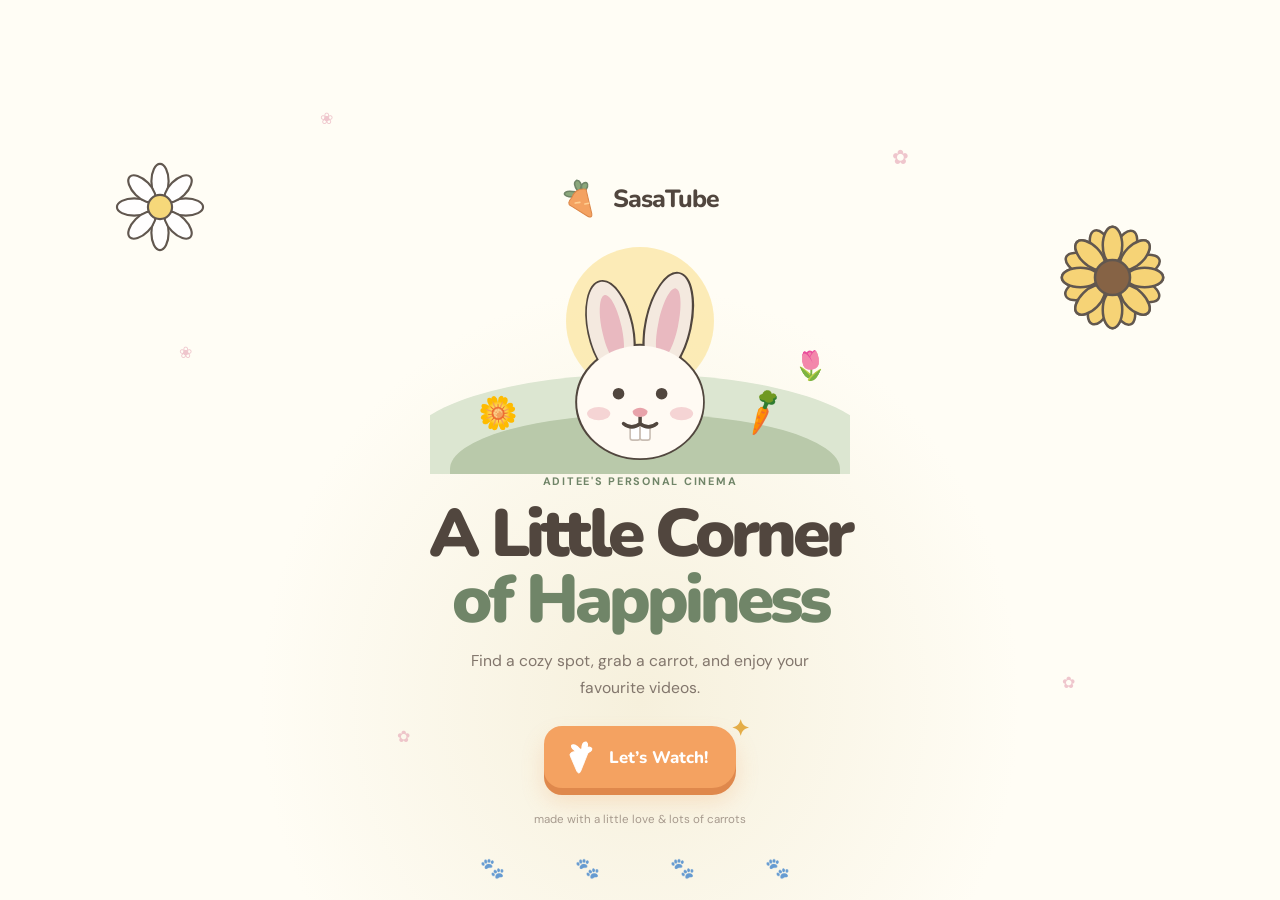
<file: index.html>
<!doctype html>
<html lang="en">

<head>
  <meta charset="utf-8">
  <meta name="viewport" content="width=device-width,initial-scale=1">
  <meta name="theme-color" content="#fffdf5">
  <title>SasaTube — A Little Corner of Happiness</title>
  <link rel="icon" href="assets/rabbit.svg" type="image/svg+xml">
  <link rel="stylesheet" href="css/style.css">
  <link rel="stylesheet" href="css/home.css">
  <script src="js/home.js" defer></script>
</head>

<body class="home-page">
  <main class="welcome">
    <div class="garden-glow"></div>
    <img class="flower flower-one" src="assets/daisy.svg" alt="" aria-hidden="true">
    <img class="flower flower-two" src="assets/sunflower.svg" alt="" aria-hidden="true">
    <div class="petals" aria-hidden="true"><i>✿</i><i>❀</i><i>✿</i><i>❀</i><i>✿</i></div>
    <div class="welcome-content">
      <div class="brand brand-large"><img src="assets/carrot.svg" alt=""><span>SasaTube</span></div>
      <div class="hero-art">
        <div class="sun-disc"></div>
        <div class="hill hill-back"></div>
        <div class="hill hill-front"></div>
        <img class="hero-rabbit" src="assets/rabbit.svg" alt="A little rabbit sitting in a flower garden">
        <span class="hero-carrot">🥕</span><span class="hero-flower">🌼</span><span class="hero-flower second">🌷</span>
      </div>
      <p class="eyebrow">ADITEE'S PERSONAL CINEMA</p>
      <h1>A Little Corner<br><em>of Happiness</em></h1>
      <p class="welcome-copy">Find a cozy spot, grab a carrot, and enjoy your favourite videos.</p>
      <a class="carrot-button" href="watch.html"><img src="assets/carrot.svg" alt=""><span>Let’s Watch!</span><span
          class="button-sparkle">✦</span></a>
      <p class="tiny-note">made with a little love & lots of carrots</p>
    </div>
    <div class="footprints" aria-hidden="true">🐾　　🐾　　🐾　　🐾</div>
  </main>
</body>

</html>
</file>
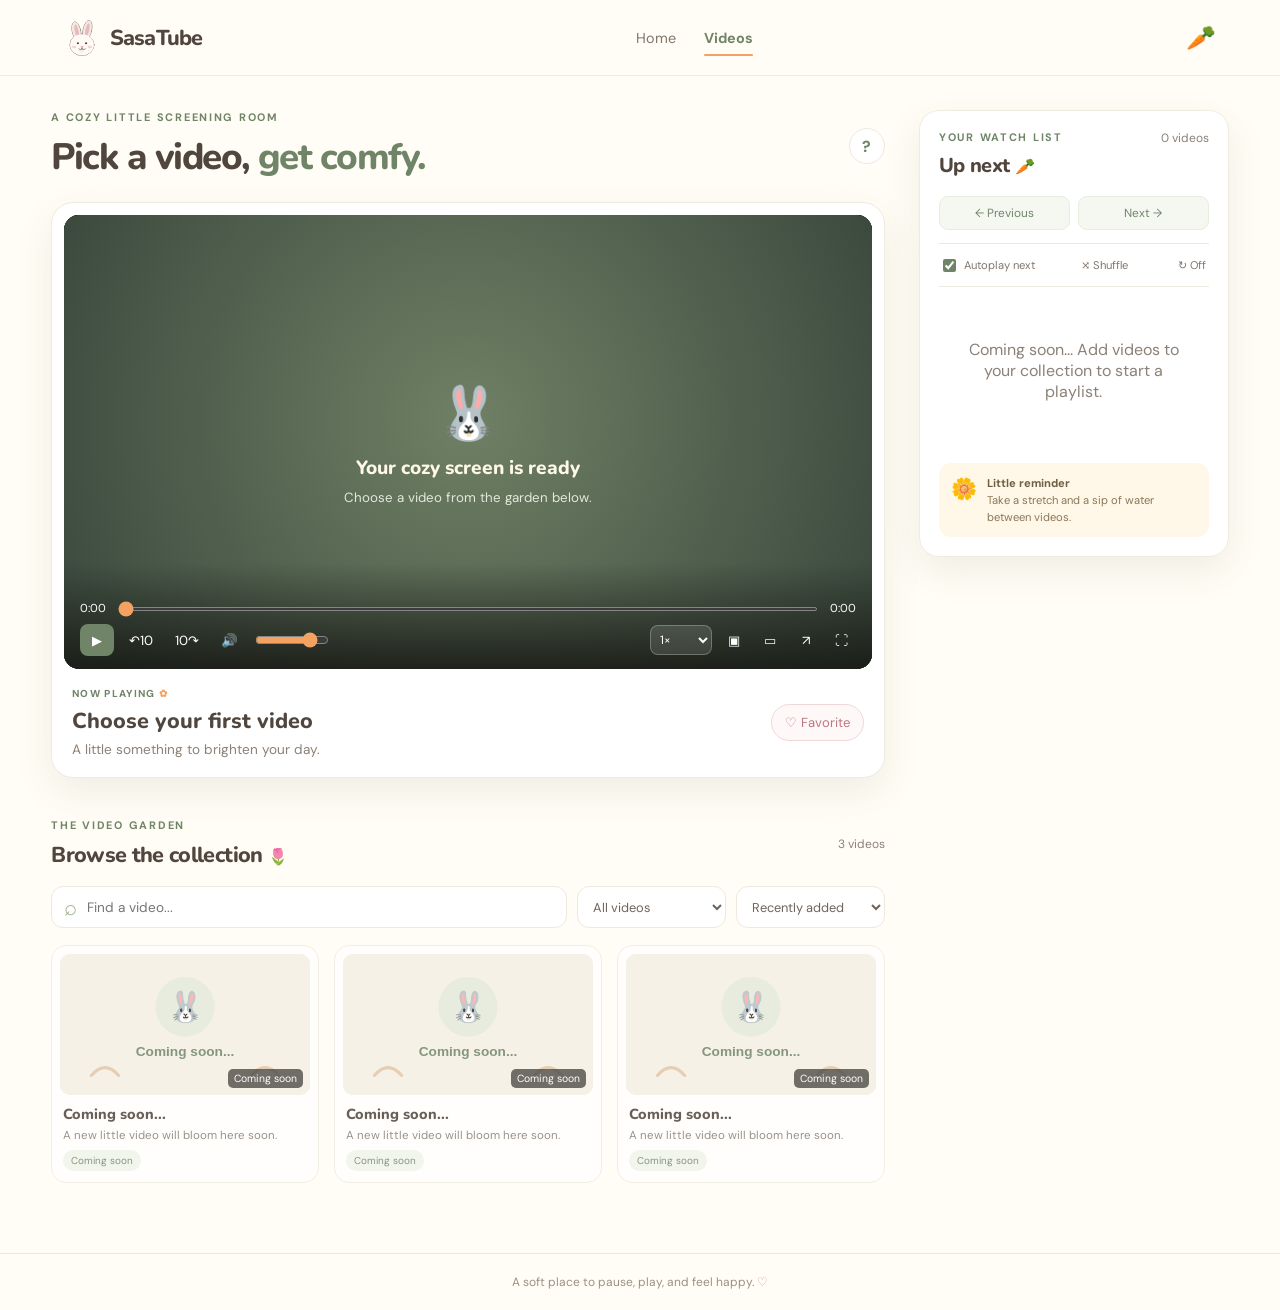
<file: watch.html>
<!doctype html>
<html lang="en">
<head>
  <meta charset="utf-8">
  <meta name="viewport" content="width=device-width,initial-scale=1">
  <meta name="theme-color" content="#fffdf5">
  <title>Watch videos — SasaTube</title>
  <link rel="icon" href="assets/rabbit.svg" type="image/svg+xml">
  <link rel="stylesheet" href="css/style.css">
  <link rel="stylesheet" href="css/player.css">
  <script src="js/videos.js" defer></script>
  <script src="js/storage.js" defer></script>
  <script src="js/player.js" defer></script>
</head>
<body class="watch-page">
  <header class="topbar">
    <a class="brand" href="index.html"><img src="assets/rabbit.svg" alt=""><span>SasaTube</span></a>
    <nav aria-label="Main navigation"><a href="index.html">Home</a><a class="active" href="watch.html">Videos</a></nav>
    <span class="nav-carrot" aria-hidden="true">🥕</span>
  </header>

  <main class="watch-layout" id="watchLayout">
    <section class="watch-main">
      <div class="section-heading">
        <div><p class="eyebrow">A COZY LITTLE SCREENING ROOM</p><h1>Pick a video, <em>get comfy.</em></h1></div>
        <button class="icon-button help-button" id="helpButton" aria-label="Show keyboard shortcuts" title="Keyboard shortcuts">?</button>
      </div>

      <section class="player-card" id="playerCard" aria-label="Video player">
        <div class="video-frame" id="videoFrame">
          <video id="video" playsinline preload="metadata">
            Your browser does not support HTML5 video.
          </video>
          <div class="video-empty" id="videoEmpty"><span>🐰</span><strong>Your cozy screen is ready</strong><small>Choose a video from the garden below.</small></div>
          <div class="center-play" id="centerPlay"><button id="bigPlay" aria-label="Play video">▶</button></div>
          <div class="custom-controls" id="customControls">
            <div class="seek-row"><span id="currentTime">0:00</span><input id="seek" type="range" min="0" max="1000" value="0" aria-label="Seek video"><span id="duration">0:00</span></div>
            <div class="control-row">
              <div class="control-group">
                <button class="control-btn play-control" id="playButton" aria-label="Play">▶</button>
                <button class="control-btn" id="backButton" aria-label="Rewind 10 seconds">↶10</button>
                <button class="control-btn" id="forwardButton" aria-label="Forward 10 seconds">10↷</button>
                <button class="control-btn" id="muteButton" aria-label="Mute">🔊</button>
                <input class="volume-range" id="volume" type="range" min="0" max="1" step=".05" value=".8" aria-label="Volume">
              </div>
              <div class="control-group">
                <label class="sr-only" for="speed">Playback speed</label>
                <select id="speed" class="speed-select" aria-label="Playback speed">
                  <option value=".5">0.5×</option><option value=".75">0.75×</option><option value="1" selected>1×</option><option value="1.25">1.25×</option><option value="1.5">1.5×</option><option value="1.75">1.75×</option><option value="2">2×</option>
                </select>
                <button class="control-btn" id="captionButton" aria-label="Toggle subtitles" title="Subtitles">CC</button>
                <button class="control-btn" id="pipButton" aria-label="Picture in picture" title="Picture in picture">▣</button>
                <button class="control-btn" id="theaterButton" aria-label="Theater mode" title="Theater mode">▭</button>
                <button class="control-btn" id="miniButton" aria-label="Mini player" title="Mini player">↗</button>
                <button class="control-btn" id="fullscreenButton" aria-label="Fullscreen">⛶</button>
              </div>
            </div>
          </div>
        </div>
        <div class="video-info">
          <div><p class="now-playing">NOW PLAYING <span>✿</span></p><h2 id="videoTitle">Choose your first video</h2><p id="videoDescription">A little something to brighten your day.</p></div>
          <button id="favoriteButton" class="favorite-button" aria-pressed="false" aria-label="Add to favorites">♡ <span>Favorite</span></button>
        </div>
      </section>

      <section class="library-section" id="librarySection">
        <div class="library-heading"><div><p class="eyebrow">THE VIDEO GARDEN</p><h2>Browse the collection <span>🌷</span></h2></div><span class="video-count" id="videoCount"></span></div>
        <div class="library-tools">
          <label class="search-box"><span>⌕</span><input id="searchInput" type="search" placeholder="Find a video..." aria-label="Search videos"></label>
          <select id="filterSelect" aria-label="Filter videos"><option value="all">All videos</option><option value="favorites">♡ Favorites</option><option value="history">Recently watched</option></select>
          <select id="sortSelect" aria-label="Sort videos"><option value="added">Recently added</option><option value="watched">Recently watched</option><option value="az">A to Z</option></select>
        </div>
        <div class="video-grid" id="videoGrid"></div>
        <p class="empty-state" id="emptyState" hidden>No videos found in this little patch. Try another search 🌱</p>
      </section>

      <section class="recent-section" id="recentSection"><div class="library-heading"><div><p class="eyebrow">YOUR LITTLE TRAIL</p><h2>Recently watched <span>🐾</span></h2></div></div><div class="recent-list" id="recentList"></div></section>
    </section>

    <aside class="playlist-panel">
      <div class="playlist-title"><div><p class="eyebrow">YOUR WATCH LIST</p><h2>Up next <span>🥕</span></h2></div><span class="playlist-count" id="playlistCount">0 videos</span></div>
      <div class="playlist-actions">
        <button id="previousButton" class="soft-button" aria-label="Previous video">← Previous</button><button id="nextButton" class="soft-button" aria-label="Next video">Next →</button>
      </div>
      <div class="playlist-options">
        <label><input type="checkbox" id="autoplayToggle" checked> Autoplay next</label>
        <button id="shuffleButton" class="text-toggle" aria-pressed="false">⤨ Shuffle</button>
        <button id="repeatButton" class="text-toggle" aria-pressed="false">↻ Off</button>
      </div>
      <div class="playlist-items" id="playlistItems"></div>
      <div class="garden-tip"><span>🌼</span><p><strong>Little reminder</strong><br>Take a stretch and a sip of water between videos.</p></div>
    </aside>
  </main>

  <div class="mini-player" id="miniPlayer" hidden>
    <div class="mini-top"><span id="miniTitle">Now playing</span><button id="restoreMini" aria-label="Restore player">□</button><button id="closeMini" aria-label="Close mini player">×</button></div>
    <video id="miniVideo" muted playsinline></video>
  </div>

  <dialog id="helpDialog" class="help-dialog">
    <div class="dialog-heading"><div><p class="eyebrow">A LITTLE CHEAT SHEET</p><h2>Keyboard shortcuts</h2></div><button id="closeHelp" class="icon-button" aria-label="Close">×</button></div>
    <div class="shortcut-list"><span>Play / Pause</span><kbd>Space</kbd><span>Rewind 5 seconds</span><kbd>←</kbd><span>Forward 5 seconds</span><kbd>→</kbd><span>Volume up / down</span><kbd>↑ / ↓</kbd><span>Fullscreen</span><kbd>F</kbd><span>Mute / unmute</span><kbd>M</kbd></div>
    <p class="dialog-note">Shortcuts work when the video player is active, not while typing.</p>
  </dialog>
  <footer class="site-footer">A soft place to pause, play, and feel happy. <span>♡</span></footer>
</body>
</html>
</file>
<file: css/style.css>
@import url('https://fonts.googleapis.com/css2?family=DM+Sans:wght@400;500;600;700&family=Nunito:wght@400;500;600;700;800;900&display=swap');

:root {
    --cream: #fffdf5;
    --sage: #a8b99a;
    --sage-dark: #708568;
    --pink: #f4dde2;
    --orange: #f4a261;
    --yellow: #fce8a8;
    --brown: #51463e;
    --muted: #8b8178;
    --white: #fff;
    --line: #eee9df;
    --shadow: 0 14px 38px rgba(91,75,57,.09)
}
* {
    box-sizing: border-box
}

html {
    scroll-behavior: smooth
}

body {
    margin: 0;
    background: var(--cream);
    color: var(--brown);
    font-family: 'DM Sans', sans-serif
}

button,
input,
select {
    font: inherit
}

button,
a {
    -webkit-tap-highlight-color: transparent
}

a {
    color: inherit;
    text-decoration: none
}

button {
    cursor: pointer
}

button:focus-visible,
a:focus-visible,
input:focus-visible,
select:focus-visible {
    outline: 3px solid #e99a61;;
    outline-offset: 3px
}

.brand {
    display: inline-flex;
    align-items: center;
    gap: 10px;
    font: 800 1.35rem 'Nunito', sans-serif;
    letter-spacing: -.04em
}

.brand img {
    width: 36px;
    height: 36px;
    object-fit: contain
}

.eyebrow {
    font-size: .68rem;
    letter-spacing: .16em;
    font-weight: 700;
    color: var(--sage-dark);
    margin: 0 0 8px
}

.sr-only {
    position: absolute;
    width: 1px;
    height: 1px;
    padding: 0;
    margin: -1px;
    overflow: hidden;
    clip: rect(0, 0, 0, 0);
    white-space: nowrap;
    border: 0
}
</file>
<file: css/home.css>
.home-page {
    overflow: hidden
}

.welcome {
    min-height: 100svh;
    position: relative;
    display: grid;
    place-items: center;
    padding: 32px 20px;
    background: radial-gradient(ellipse at 50% 78%, #f6f0dc 0, transparent 42%), var(--cream)
}

.welcome-content {
    position: relative;
    z-index: 2;
    text-align: center;
    width: min(100%, 560px);
    display: flex;
    align-items: center;
    flex-direction: column
}

.brand-large {
    font-size: 1.55rem;
    margin-bottom: 1px
}

.brand-large img {
    width: 42px;
    height: 42px;
    transform: rotate(-35deg);
}

.hero-art {
    height: 245px;
    width: min(100%, 420px);
    position: relative;
    margin: 8px auto 0;
    overflow: hidden
}

.sun-disc {
    position: absolute;
    width: 148px;
    height: 148px;
    border-radius: 50%;
    background: #fce8a8;
    top: 18px;
    left: calc(50% - 74px);
    opacity: .8
}

.hill {
    position: absolute;
    bottom: -50px;
    border-radius: 50% 50% 0 0
}

.hill-back {
    background: #dce6d1;
    width: 470px;
    height: 150px;
    left: -25px
}

.hill-front {
    background: #b9c9aa;
    width: 390px;
    height: 110px;
    left: 20px
}

.hero-rabbit {
    position: absolute;
    z-index: 2;
    width: 190px;
    height: 190px;
    object-fit: contain;
    left: calc(50% - 95px);
    bottom: 13px;
    animation: earWiggle 4s ease-in-out infinite
}

.hero-carrot {
    position: absolute;
    z-index: 3;
    right: 65px;
    bottom: 40px;
    font-size: 35px;
    transform: rotate(-28deg)
}

.hero-flower {
    position: absolute;
    left: 48px;
    bottom: 40px;
    font-size: 32px
}

.hero-flower.second {
    left: auto;
    right: 22px;
    bottom: 90px;
    font-size: 28px
}

.welcome h1 {
    font: 900 clamp(2.5rem, 7vw, 4.2rem)/.98 'Nunito', sans-serif;
    letter-spacing: -.06em;
    margin: 6px 0 14px
}

.welcome h1 em {
    font-style: normal;
    color: var(--sage-dark)
}

.welcome-copy {
    max-width: 360px;
    color: #82766c;
    line-height: 1.7;
    margin: 0 auto 25px;
    font-size: .98rem
}

.carrot-button {
    position: relative;
    display: flex;
    align-items: center;
    justify-content: center;
    gap: 11px;
    padding: 14px 28px 14px 20px;
    background: var(--orange);
    color: #fff;
    border-radius: 18px 24px 24px 18px;
    box-shadow: 0 7px 0 #df884c, 0 13px 22px #f4a26142;
    font: 800 1.05rem 'Nunito', sans-serif;
    transition: transform .2s, box-shadow .2s
}

.carrot-button img {
    width: 34px;
    height: 34px;
    filter: brightness(0) invert(1)
}

.carrot-button:hover {
    transform: translateY(-4px) rotate(-1deg);
    box-shadow: 0 11px 0 #df884c, 0 18px 25px #f4a26142
}

.carrot-button:active {
    transform: translateY(3px);
    box-shadow: 0 3px 0 #df884c
}

.button-sparkle {
    position: absolute;
    right: -13px;
    top: -12px;
    color: #e4ad48;
    font-size: 22px
}

.tiny-note {
    font-size: .72rem;
    color: #a79b8f;
    margin-top: 24px
}

.flower {
    position: absolute;
    width: 90px;
    opacity: .9
}

.flower-one {
    left: 9%;
    top: 18%
}

.flower-two {
    right: 9%;
    top: 25%;
    width: 105px
}

.flower-three {
    left: 13%;
    bottom: 13%;
    width: 74px
}

.petals i {
    position: absolute;
    color: #e7aab8;
    font-style: normal;
    opacity: .65;
    animation: float 8s ease-in-out infinite
}

.petals i:nth-child(1) {
    top: 16%;
    right: 29%;
    font-size: 20px
}

.petals i:nth-child(2) {
    top: 38%;
    left: 14%;
    animation-delay: -2s
}

.petals i:nth-child(3) {
    bottom: 23%;
    right: 16%;
    animation-delay: -4s
}

.petals i:nth-child(4) {
    top: 12%;
    left: 25%;
    animation-delay: -5s
}

.petals i:nth-child(5) {
    bottom: 17%;
    left: 31%;
    animation-delay: -1s
}

.footprints {
    position: absolute;
    bottom: 18px;
    color: #c9b9a8;
    opacity: .65;
    font-size: 20px;
    letter-spacing: 10px
}

@keyframes float {
    50% {
        transform: translateY(-17px) rotate(25deg)
    }
}

@keyframes earWiggle {

    0%,
    90%,
    100% {
        transform: rotate(0)
    }

    93% {
        transform: rotate(-2deg)
    }

    96% {
        transform: rotate(2deg)
    }
}

@media(max-width:600px) {
    .flower {
        width: 55px
    }

    .flower-two {
        width: 65px
    }

    .hero-art {
        height: 220px
    }

    .hero-rabbit {
        width: 165px;
        height: 165px;
        left: calc(50% - 82px)
    }

    .hero-carrot {
        right: 35px
    }

    .welcome {
        padding-bottom: 55px
    }
}

@media(prefers-reduced-motion:reduce) {

    *,
    *::before,
    *::after {
        animation-duration: .01ms !important;
        animation-iteration-count: 1 !important;
        scroll-behavior: auto !important;
        transition: none !important
    }
}
</file>
<file: css/player.css>
.topbar{height:76px;padding:0 clamp(18px,5vw,76px);display:flex;align-items:center;justify-content:space-between;border-bottom:1px solid #f0ebdf;background:#fffdf5eF;position:sticky;top:0;z-index:10;backdrop-filter:blur(12px)}.topbar nav{display:flex;gap:28px;font-size:.9rem;color:#82766c}.topbar nav a{padding:9px 0;position:relative}.topbar nav a.active{color:var(--sage-dark);font-weight:700}.topbar nav a.active:after{content:"";position:absolute;bottom:0;left:0;right:0;height:2px;background:var(--orange);border-radius:5px}.nav-carrot{font-size:24px}.watch-layout{max-width:1440px;margin:0 auto;padding:34px clamp(18px,4vw,58px) 70px;display:grid;grid-template-columns:minmax(0,1fr) 310px;gap:34px;align-items:start}.watch-main{min-width:0}.section-heading,.library-heading,.playlist-title{display:flex;align-items:center;justify-content:space-between;gap:15px}.section-heading{margin-bottom:20px}.section-heading h1{font:800 clamp(1.65rem,3vw,2.3rem) 'Nunito',sans-serif;letter-spacing:-.04em;margin:0}.section-heading h1 em{font-style:normal;color:var(--sage-dark)}.icon-button{border:1px solid var(--line);background:#fff;border-radius:50%;width:36px;height:36px;color:var(--sage-dark);font-weight:800}.player-card{background:#fff;border:1px solid #f0ebdf;border-radius:22px;padding:12px;box-shadow:var(--shadow)}.video-frame{position:relative;aspect-ratio:16/9;background:#302d29;border-radius:15px;overflow:hidden;isolation:isolate}.video-frame video{width:100%;height:100%;object-fit:contain;display:block;background:#292723}.video-empty{position:absolute;inset:0;display:flex;align-items:center;justify-content:center;flex-direction:column;gap:8px;color:#fff8e9;background:radial-gradient(circle at 50% 45%,#6f8065,#39473c)}.video-empty span{font-size:52px}.video-empty strong{font:800 1.2rem 'Nunito',sans-serif}.video-empty small{color:#e3e8db}.center-play{position:absolute;inset:0;display:grid;place-items:center;pointer-events:none}.center-play button{pointer-events:auto;border:0;background:#a8b99aeb;color:white;border-radius:50%;width:64px;height:64px;font-size:23px;box-shadow:0 5px 18px #0003}.custom-controls{position:absolute;bottom:0;left:0;right:0;padding:38px 16px 13px;color:white;background:linear-gradient(transparent,#161713d9);opacity:1;transition:opacity .2s}.video-frame:not(:hover) .custom-controls{opacity:1}.seek-row{display:flex;align-items:center;gap:10px;font-size:.72rem;font-variant-numeric:tabular-nums}.seek-row input{flex:1;accent-color:var(--orange);height:4px;cursor:pointer}.control-row,.control-group{display:flex;align-items:center;gap:8px;justify-content:space-between}.control-row{margin-top:8px}.control-btn{border:0;background:transparent;color:#fff;padding:6px 7px;border-radius:8px;font-size:.83rem;min-width:28px}.control-btn:hover{background:#ffffff25}.play-control{background:var(--sage-dark);width:34px;height:32px}.volume-range{width:74px;accent-color:var(--orange)}.speed-select{background:#ffffff20;border:1px solid #ffffff40;color:#fff;border-radius:8px;padding:5px;font-size:.75rem}.speed-select option{color:var(--brown)}.video-info{display:flex;align-items:center;justify-content:space-between;gap:14px;padding:18px 8px 7px}.now-playing{font-size:.63rem;letter-spacing:.13em;font-weight:800;color:var(--sage-dark);margin:0 0 6px}.now-playing span{color:var(--orange)}.video-info h2{font:800 1.35rem 'Nunito',sans-serif;margin:0 0 5px}.video-info p:last-child{font-size:.85rem;color:var(--muted);margin:0}.favorite-button{white-space:nowrap;border:1px solid #f0d8d9;background:#fff8f8;color:#bb777e;border-radius:30px;padding:9px 13px;font-size:.82rem}.favorite-button.is-favorite{background:#f8e3e6}.library-section,.recent-section{margin-top:40px}.library-heading{margin-bottom:16px}.library-heading h2,.playlist-title h2{font:800 1.35rem 'Nunito',sans-serif;margin:0;letter-spacing:-.03em}.library-heading h2 span,.playlist-title h2 span{font-size:1rem}.video-count,.playlist-count{font-size:.75rem;color:var(--muted)}.library-tools{display:flex;gap:10px;margin-bottom:17px}.search-box{height:42px;display:flex;align-items:center;gap:8px;background:#fff;border:1px solid var(--line);border-radius:12px;padding:0 12px;flex:1;min-width:100px}.search-box span{font-size:22px;color:#9baf8f}.search-box input{border:0;outline:0;min-width:0;width:100%;background:transparent;color:var(--brown);font-size:.85rem}.library-tools select{border:1px solid var(--line);background:#fff;border-radius:12px;padding:0 11px;color:#6e645b;font-size:.8rem;max-width:150px}.video-grid{display:grid;grid-template-columns:repeat(3,minmax(0,1fr));gap:15px}.video-tile{border:1px solid #f0ebdf;background:#fff;border-radius:15px;padding:8px;text-align:left;min-width:0;transition:transform .2s,box-shadow .2s,border-color .2s;color:inherit}.video-tile:hover{transform:translateY(-3px);box-shadow:0 9px 20px #65543b12}.video-tile.selected{border-color:var(--sage);box-shadow:0 0 0 2px #a8b99a35}.thumb-wrap{position:relative;aspect-ratio:16/9;border-radius:10px;overflow:hidden;background:#e8eddf}.thumb-wrap img{width:100%;height:100%;object-fit:cover;display:block}.duration-pill{position:absolute;right:7px;bottom:7px;background:#302d29c9;color:white;border-radius:5px;padding:3px 6px;font-size:.65rem}.tile-meta{padding:9px 3px 3px}.tile-meta strong{font:800 .91rem 'Nunito',sans-serif;display:block;white-space:nowrap;overflow:hidden;text-overflow:ellipsis}.tile-meta small{display:block;color:var(--muted);font-size:.72rem;margin-top:4px}.category-pill{display:inline-block;margin-top:7px;background:#f0f4eb;color:#71866a;border-radius:20px;padding:4px 8px;font-size:.62rem}.empty-state{color:var(--muted);text-align:center;padding:28px}.recent-list{display:flex;gap:12px;overflow-x:auto;padding:2px 0 8px}.recent-item{min-width:190px;max-width:220px;display:flex;align-items:center;gap:10px;background:#fff;border:1px solid var(--line);border-radius:12px;padding:8px;text-align:left;color:inherit}.recent-item img{width:72px;aspect-ratio:16/9;object-fit:cover;border-radius:7px}.recent-item strong{font:700 .8rem 'Nunito',sans-serif;display:block}.recent-item small{font-size:.68rem;color:var(--muted)}.playlist-panel{background:#fff;border:1px solid #f0ebdf;border-radius:20px;padding:19px;box-shadow:var(--shadow);position:sticky;top:96px}.playlist-title{align-items:flex-start}.playlist-title h2{font-size:1.25rem}.playlist-actions{display:flex;gap:8px;margin:17px 0 13px}.soft-button{border:1px solid #e7eddf;background:#f5f8f1;color:#71866a;border-radius:9px;padding:8px 10px;font-size:.74rem;flex:1}.soft-button:hover{background:#eaf0e4}.playlist-options{display:flex;align-items:center;justify-content:space-between;gap:7px;padding:11px 0;border-top:1px solid var(--line);border-bottom:1px solid var(--line);font-size:.7rem;color:#82766c}.playlist-options label{display:flex;align-items:center;gap:5px}.playlist-options input{accent-color:var(--sage-dark)}.text-toggle{border:0;background:transparent;color:#82766c;font-size:.7rem;padding:3px}.text-toggle[aria-pressed=true]{color:#c98248;font-weight:700}.playlist-items{max-height:430px;overflow:auto;padding:8px 0}.playlist-item{display:flex;align-items:center;gap:10px;width:100%;padding:9px 5px;border:0;background:transparent;text-align:left;border-radius:10px;color:inherit}.playlist-item:hover,.playlist-item.active{background:#f5f7f0}.playlist-item img{width:76px;aspect-ratio:16/9;object-fit:cover;border-radius:8px}.playlist-item strong{display:block;font:700 .79rem 'Nunito',sans-serif}.playlist-item small{color:var(--muted);font-size:.68rem}.playing-dot{color:#e79b5b;font-size:.75rem;margin-left:auto}.garden-tip{display:flex;gap:10px;background:#fff8e8;border-radius:12px;padding:12px;margin-top:9px;color:#8b7656}.garden-tip span{font-size:21px}.garden-tip p{font-size:.7rem;line-height:1.5;margin:0}.garden-tip strong{color:#705d42}.site-footer{text-align:center;padding:20px;color:#9b9084;font-size:.75rem;border-top:1px solid var(--line)}.site-footer span{color:#d98f9a}.help-dialog{border:0;border-radius:20px;padding:24px;width:min(92vw,430px);box-shadow:0 20px 70px #342a2050;color:var(--brown)}.help-dialog::backdrop{background:#302a2380;backdrop-filter:blur(3px)}.dialog-heading{display:flex;justify-content:space-between;align-items:center}.dialog-heading h2{font:800 1.4rem 'Nunito',sans-serif;margin:0}.shortcut-list{display:grid;grid-template-columns:1fr auto;gap:13px 20px;align-items:center;margin:24px 0;font-size:.85rem}.shortcut-list kbd{background:#f2f4ed;border:1px solid #e2e8dc;border-radius:6px;padding:4px 8px;font:600 .75rem monospace}.dialog-note{font-size:.75rem;color:var(--muted)}.mini-player{position:fixed;z-index:30;right:20px;bottom:20px;width:min(340px,calc(100vw - 30px));background:#fff;border-radius:14px;box-shadow:0 12px 40px #302a2350;padding:8px}.mini-player[hidden]{display:none}.mini-top{display:flex;align-items:center;gap:9px;padding:2px 3px 7px;font-size:.76rem;font-weight:700}.mini-top span{flex:1;overflow:hidden;text-overflow:ellipsis;white-space:nowrap}.mini-top button{border:0;background:#f2f4ed;border-radius:6px;width:25px;height:25px;color:var(--brown)}.mini-player video{width:100%;display:block;aspect-ratio:16/9;background:#292723;border-radius:8px}.theater-mode .watch-layout{grid-template-columns:minmax(0,1fr) 260px;max-width:1600px}.theater-mode .player-card{padding:8px}.theater-mode .video-frame{max-height:75vh}.theater-mode .watch-main{width:100%}@media(max-width:1050px){.watch-layout{grid-template-columns:minmax(0,1fr) 270px;gap:20px}.video-grid{grid-template-columns:repeat(2,minmax(0,1fr))}}@media(max-width:760px){.topbar{height:65px}.watch-layout{display:flex;flex-direction:column;padding-top:23px}.watch-main,.playlist-panel{width:100%}.playlist-panel{position:static;order:2}.playlist-items{max-height:300px}.video-grid{grid-template-columns:repeat(2,minmax(0,1fr))}.section-heading h1{font-size:1.55rem}.custom-controls{padding:28px 8px 8px}.control-row{gap:3px}.control-group{gap:2px}.control-btn{padding:5px 4px;font-size:.72rem}.volume-range{width:48px}.video-info h2{font-size:1.1rem}.library-tools{flex-wrap:wrap}.search-box{flex-basis:100%}.library-tools select{flex:1;max-width:none;height:40px}}@media(max-width:420px){.video-grid{grid-template-columns:1fr 1fr;gap:9px}.video-tile{padding:6px}.tile-meta strong{font-size:.8rem}.control-btn{min-width:22px}.volume-range{display:none}.video-info{align-items:flex-start}.favorite-button{padding:8px 9px}.favorite-button span{display:none}.playlist-panel{padding:15px}}@media(prefers-reduced-motion:reduce){*,*::before,*::after{animation-duration:.01ms!important;animation-iteration-count:1!important;transition:none!important;scroll-behavior:auto!important}}

.video-tile:disabled{cursor:default;opacity:.86}.video-tile:disabled:hover{transform:none;box-shadow:none}


/* Fix: the browser's hidden attribute must win over component display styles. */
.video-empty[hidden],
.center-play[hidden],
[hidden] {
  display: none !important;
}

/* Keep the video layer visible beneath overlays and controls. */
.video-frame > video {
  position: relative;
  z-index: 0;
}
.video-empty {
  z-index: 2;
}
.center-play {
  z-index: 3;
}
.custom-controls {
  z-index: 4;
}


/* Video presentation: true black letterboxing and 3-second idle controls. */
.video-frame,
.video-frame > video,
.mini-player video {
  background: #000 !important;
}

.video-frame.controls-hidden {
  cursor: none;
}

.video-frame.controls-hidden .custom-controls {
  opacity: 0 !important;
  pointer-events: none;
}

.video-frame .custom-controls {
  transition: opacity .25s ease;
}


.video-frame,
.video-frame > video,
.mini-player video {
  background: #000 !important;
}
</file>
